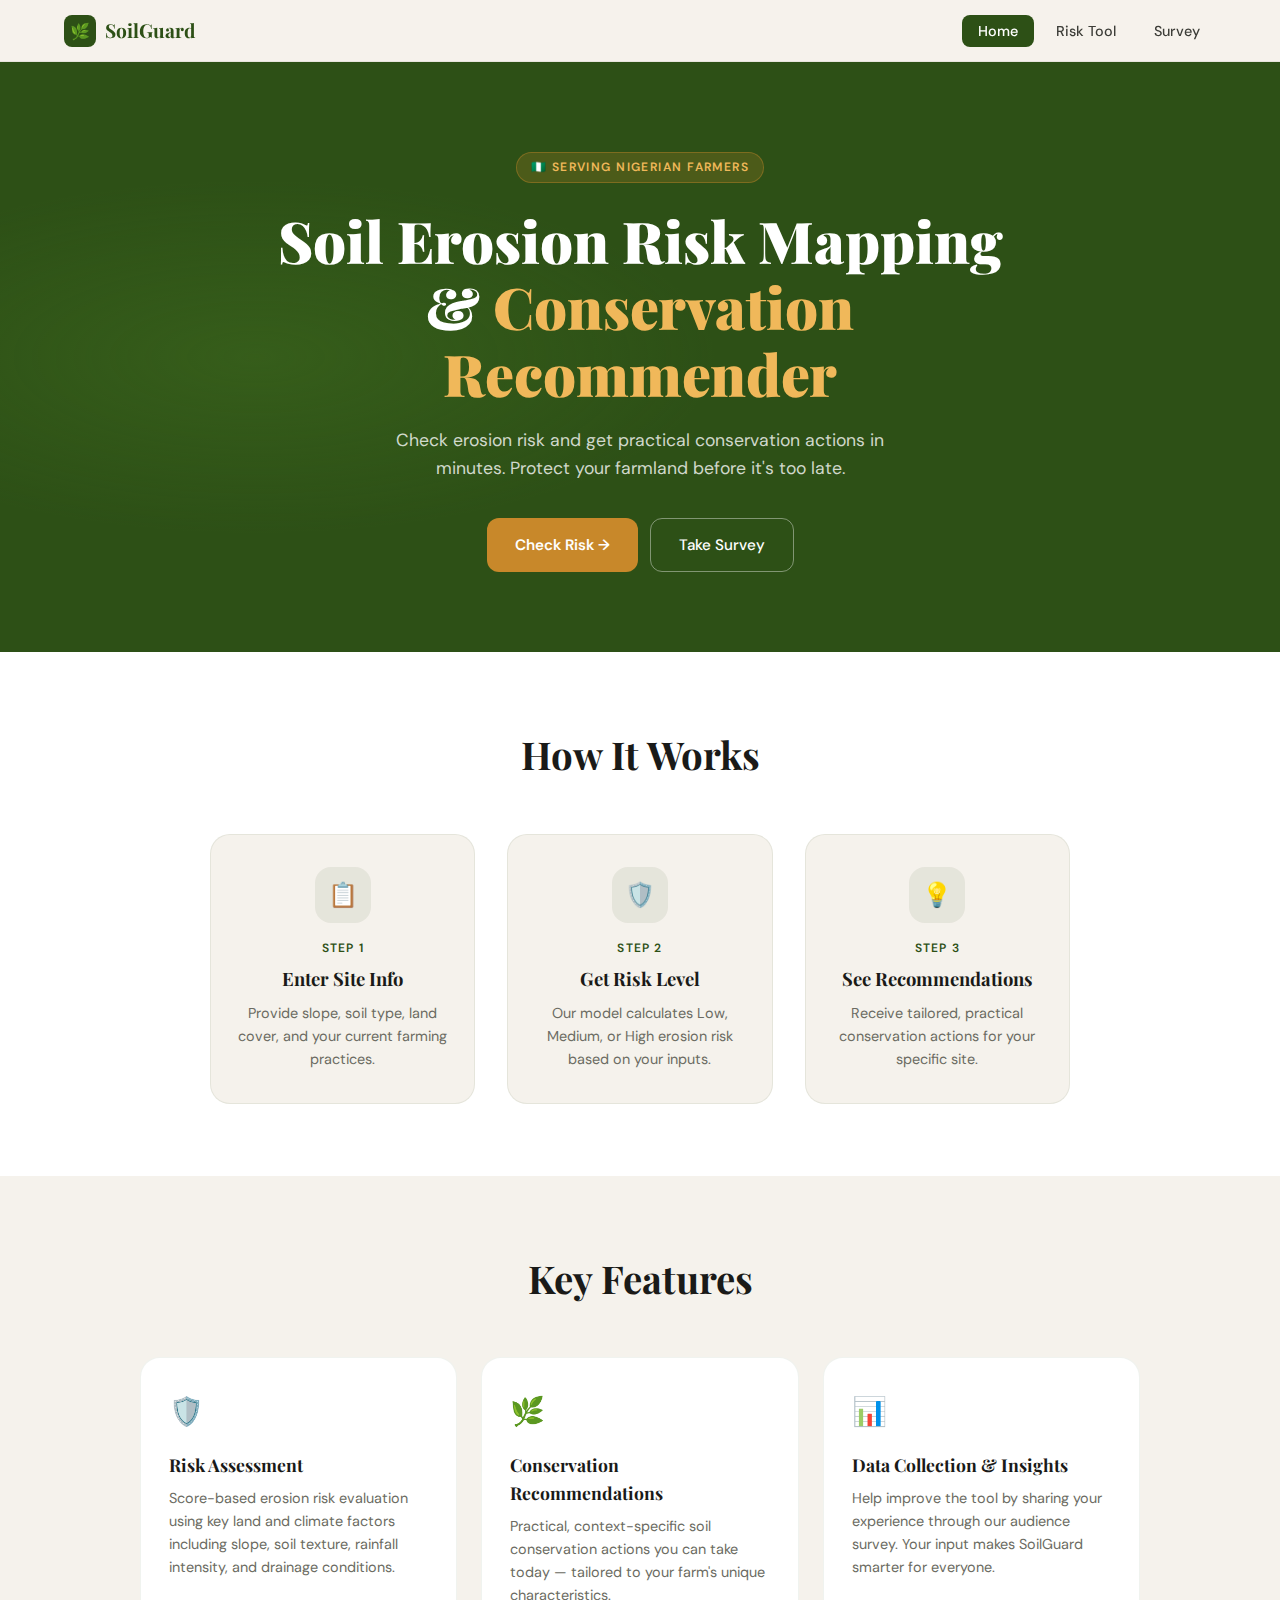
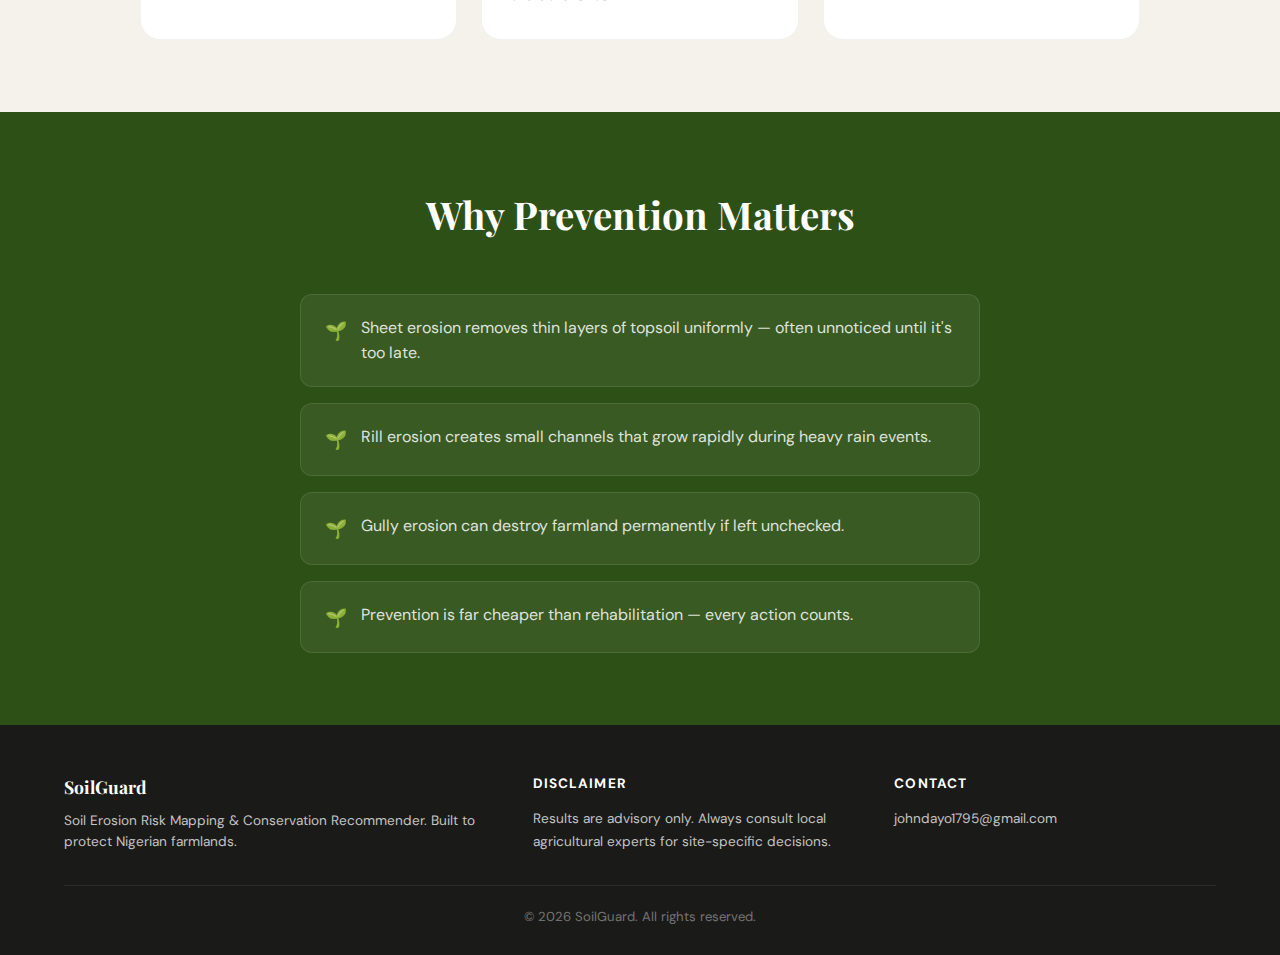
<file: index.html>
<!DOCTYPE html>
<html lang="en">
<head>
  <meta charset="UTF-8">
  <meta name="viewport" content="width=device-width, initial-scale=1.0">
  <title>SoilGuard — Soil Erosion Risk Mapping & Conservation Recommender</title>
  <link href="https://fonts.googleapis.com/css2?family=Playfair+Display:wght@600;700;900&family=DM+Sans:wght@300;400;500;600&display=swap" rel="stylesheet">
  <link rel="stylesheet" href="style.css">
  <!-- GOOGLE ANALYTICS — Replace G-XXXXXXXXXX with your real ID -->
  <script async src="https://www.googletagmanager.com/gtag/js?id=G-XXXXXXXXXX"></script>
  <script>
    window.dataLayer = window.dataLayer || [];
    function gtag(){ dataLayer.push(arguments); }
    gtag('js', new Date());
    gtag('config', 'G-XXXXXXXXXX');
  </script>
</head>
<body>

  <nav>
    <a class="nav-logo" href="index.html">
      <div class="logo-icon">🌿</div>
      SoilGuard
    </a>
    <ul class="nav-links">
      <li><a href="index.html" class="active">Home</a></li>
      <li><a href="risk-tool.html">Risk Tool</a></li>
      <li><a href="survey.html">Survey</a></li>
    </ul>
    <button class="hamburger" onclick="toggleMenu()">&#9776;</button>
  </nav>
  <div class="mobile-menu" id="mobile-menu">
    <a href="index.html" class="mob-active">Home</a>
    <a href="risk-tool.html">Risk Tool</a>
    <a href="survey.html">Survey</a>
  </div>

  <section class="hero">
    <div class="hero-content">
      <span class="hero-eyebrow">&#127475;&#127468; Serving Nigerian Farmers</span>
      <h1>Soil Erosion Risk Mapping<br>&amp; <em>Conservation Recommender</em></h1>
      <p>Check erosion risk and get practical conservation actions in minutes. Protect your farmland before it's too late.</p>
      <div class="hero-btns">
        <a class="btn-primary" href="risk-tool.html">Check Risk &#8594;</a>
        <a class="btn-outline" href="survey.html">Take Survey</a>
      </div>
    </div>
  </section>

  <section class="how-it-works">
    <h2 class="section-title">How It Works</h2>
    <div class="steps-grid">
      <div class="step-card">
        <div class="step-icon">&#128203;</div>
        <div class="step-label">Step 1</div>
        <h3>Enter Site Info</h3>
        <p>Provide slope, soil type, land cover, and your current farming practices.</p>
      </div>
      <div class="step-card">
        <div class="step-icon">&#128737;&#65039;</div>
        <div class="step-label">Step 2</div>
        <h3>Get Risk Level</h3>
        <p>Our model calculates Low, Medium, or High erosion risk based on your inputs.</p>
      </div>
      <div class="step-card">
        <div class="step-icon">&#128161;</div>
        <div class="step-label">Step 3</div>
        <h3>See Recommendations</h3>
        <p>Receive tailored, practical conservation actions for your specific site.</p>
      </div>
    </div>
  </section>

  <section class="key-features">
    <h2 class="section-title">Key Features</h2>
    <div class="features-grid">
      <div class="feature-card">
        <span class="feature-icon">&#128737;&#65039;</span>
        <h3>Risk Assessment</h3>
        <p>Score-based erosion risk evaluation using key land and climate factors including slope, soil texture, rainfall intensity, and drainage conditions.</p>
      </div>
      <div class="feature-card">
        <span class="feature-icon">&#127807;</span>
        <h3>Conservation Recommendations</h3>
        <p>Practical, context-specific soil conservation actions you can take today — tailored to your farm's unique characteristics.</p>
      </div>
      <div class="feature-card">
        <span class="feature-icon">&#128202;</span>
        <h3>Data Collection &amp; Insights</h3>
        <p>Help improve the tool by sharing your experience through our audience survey. Your input makes SoilGuard smarter for everyone.</p>
      </div>
    </div>
  </section>

  <section class="why-prevention">
    <h2 class="section-title">Why Prevention Matters</h2>
    <ul class="prevention-list">
      <li>Sheet erosion removes thin layers of topsoil uniformly — often unnoticed until it's too late.</li>
      <li>Rill erosion creates small channels that grow rapidly during heavy rain events.</li>
      <li>Gully erosion can destroy farmland permanently if left unchecked.</li>
      <li>Prevention is far cheaper than rehabilitation — every action counts.</li>
    </ul>
  </section>

  <footer>
    <div class="footer-grid">
      <div class="footer-brand">
        <h3>SoilGuard</h3>
        <p>Soil Erosion Risk Mapping &amp; Conservation Recommender. Built to protect Nigerian farmlands.</p>
      </div>
      <div class="footer-col">
        <h4>Disclaimer</h4>
        <p>Results are advisory only. Always consult local agricultural experts for site-specific decisions.</p>
      </div>
      <div class="footer-col">
        <h4>Contact</h4>
        <p>johndayo1795@gmail.com</p>
      </div>
    </div>
    <div class="footer-bottom">&#169; 2026 SoilGuard. All rights reserved.</div>
  </footer>

  <script src="script.js"></script>
  <script>
    function toggleMenu() {
      document.getElementById('mobile-menu').classList.toggle('open');
    }
  </script>
</body>
</html>
</file>
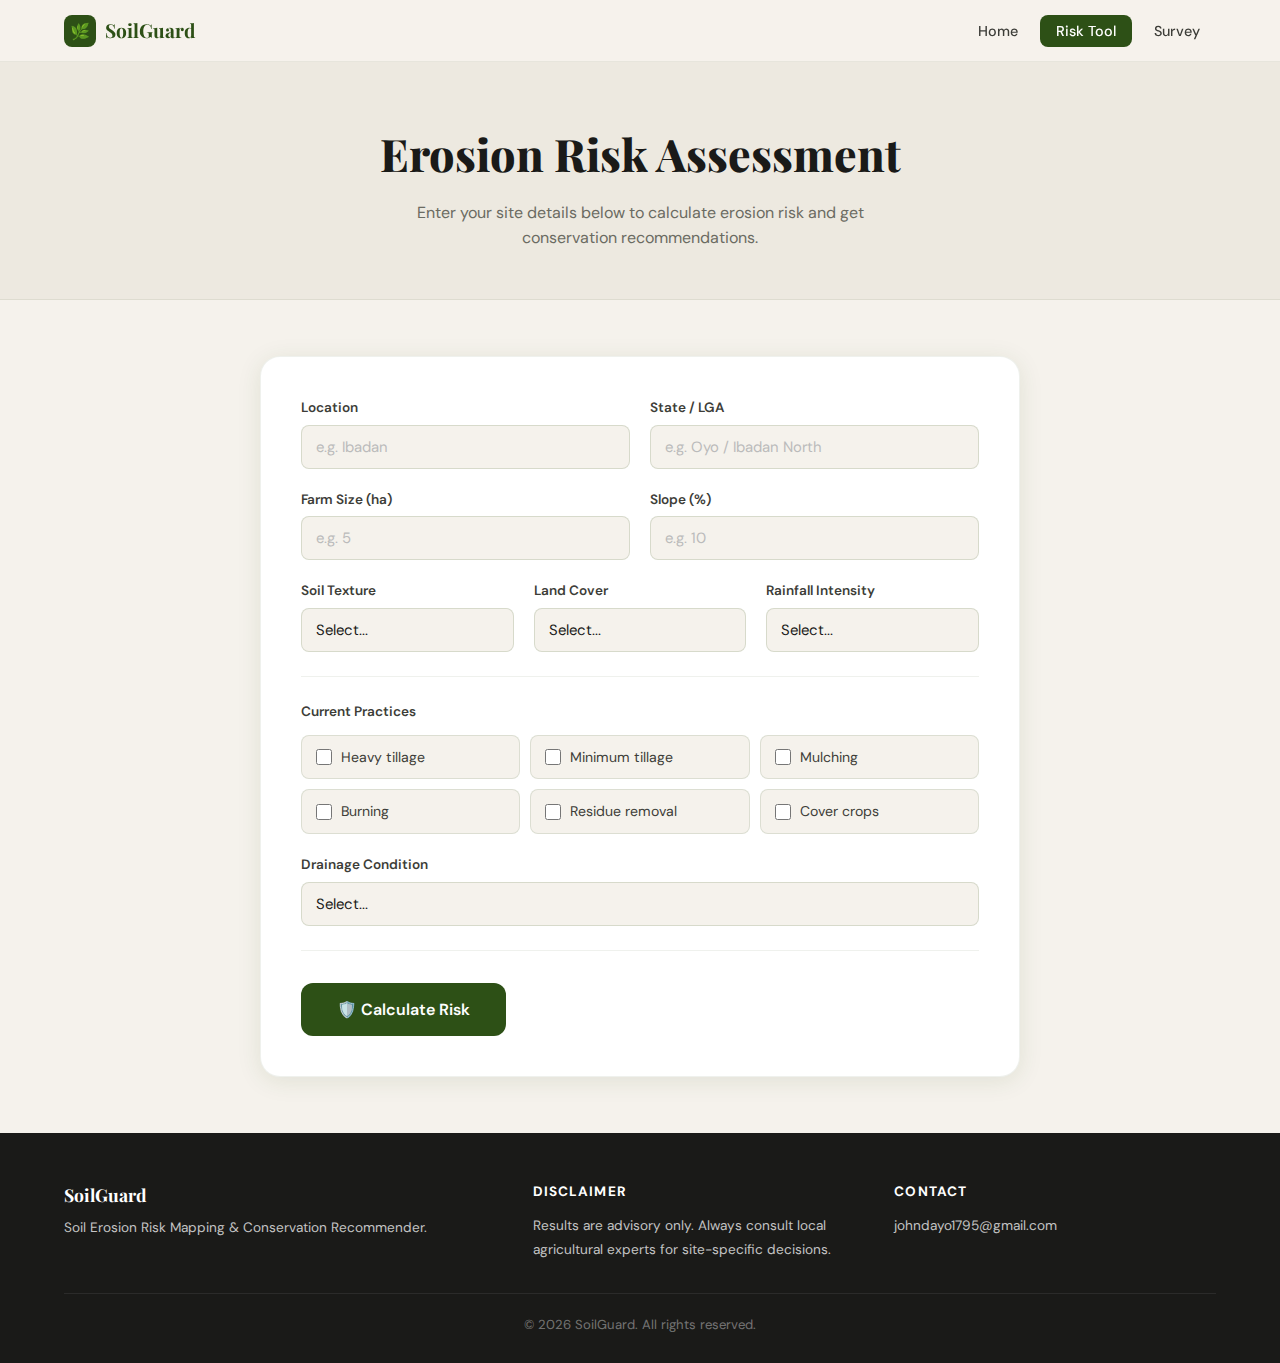
<file: risk-tool.html>
<!DOCTYPE html>
<html lang="en">
<head>
  <meta charset="UTF-8">
  <meta name="viewport" content="width=device-width, initial-scale=1.0">
  <title>Risk Tool — SoilGuard</title>
  <link href="https://fonts.googleapis.com/css2?family=Playfair+Display:wght@600;700;900&family=DM+Sans:wght@300;400;500;600&display=swap" rel="stylesheet">
  <link rel="stylesheet" href="style.css">
  <!-- GOOGLE ANALYTICS — Replace G-XXXXXXXXXX with your real ID -->
  <script async src="https://www.googletagmanager.com/gtag/js?id=G-XXXXXXXXXX"></script>
  <script>
    window.dataLayer = window.dataLayer || [];
    function gtag(){ dataLayer.push(arguments); }
    gtag('js', new Date());
    gtag('config', 'G-XXXXXXXXXX');
  </script>
</head>
<body>

  <nav>
    <a class="nav-logo" href="index.html">
      <div class="logo-icon">&#127807;</div>
      SoilGuard
    </a>
    <ul class="nav-links">
      <li><a href="index.html">Home</a></li>
      <li><a href="risk-tool.html" class="active">Risk Tool</a></li>
      <li><a href="survey.html">Survey</a></li>
    </ul>
    <button class="hamburger" onclick="toggleMenu()">&#9776;</button>
  </nav>
  <div class="mobile-menu" id="mobile-menu">
    <a href="index.html">Home</a>
    <a href="risk-tool.html" class="mob-active">Risk Tool</a>
    <a href="survey.html">Survey</a>
  </div>

  <div class="page-header">
    <h1>Erosion Risk Assessment</h1>
    <p>Enter your site details below to calculate erosion risk and get conservation recommendations.</p>
  </div>

  <div class="page-body">
    <div class="form-card">

      <form id="risk-data-form" action="https://formspree.io/f/meelnobq" method="POST" style="display:none;">
        <input type="hidden" name="_subject" value="&#128737;&#65039; New SoilGuard Risk Assessment Submitted">
        <input type="hidden" id="hid-location"   name="Location">
        <input type="hidden" id="hid-state"      name="State / LGA">
        <input type="hidden" id="hid-farm-size"  name="Farm Size (ha)">
        <input type="hidden" id="hid-slope"      name="Slope (%)">
        <input type="hidden" id="hid-soil"       name="Soil Texture">
        <input type="hidden" id="hid-cover"      name="Land Cover">
        <input type="hidden" id="hid-rainfall"   name="Rainfall Intensity">
        <input type="hidden" id="hid-drainage"   name="Drainage Condition">
        <input type="hidden" id="hid-practices"  name="Current Practices">
        <input type="hidden" id="hid-risk-level" name="Risk Level">
        <input type="hidden" id="hid-risk-score" name="Risk Score">
        <input type="hidden" id="hid-recs"       name="Recommendations">
      </form>

      <div class="form-row">
        <div class="form-group">
          <label>Location</label>
          <input type="text" id="location" placeholder="e.g. Ibadan">
        </div>
        <div class="form-group">
          <label>State / LGA</label>
          <input type="text" id="state-lga" placeholder="e.g. Oyo / Ibadan North">
        </div>
      </div>
      <div class="form-row">
        <div class="form-group">
          <label>Farm Size (ha)</label>
          <input type="number" id="farm-size" placeholder="e.g. 5" min="0">
        </div>
        <div class="form-group">
          <label>Slope (%)</label>
          <input type="number" id="slope" placeholder="e.g. 10" min="0" max="100">
        </div>
      </div>
      <div class="form-row three">
        <div class="form-group">
          <label>Soil Texture</label>
          <select id="soil-texture">
            <option value="">Select...</option>
            <option value="sandy">Sandy</option>
            <option value="loamy">Loamy</option>
            <option value="clay">Clay</option>
            <option value="silty">Silty</option>
            <option value="sandy-loam">Sandy Loam</option>
          </select>
        </div>
        <div class="form-group">
          <label>Land Cover</label>
          <select id="land-cover">
            <option value="">Select...</option>
            <option value="bare">Bare Soil</option>
            <option value="cropland">Cropland</option>
            <option value="grassland">Grassland</option>
            <option value="forest">Forest / Woodland</option>
            <option value="mixed">Mixed Vegetation</option>
          </select>
        </div>
        <div class="form-group">
          <label>Rainfall Intensity</label>
          <select id="rainfall">
            <option value="">Select...</option>
            <option value="low">Low (&lt;400mm/yr)</option>
            <option value="moderate">Moderate (400-800mm)</option>
            <option value="high">High (800-1200mm)</option>
            <option value="very-high">Very High (&gt;1200mm)</option>
          </select>
        </div>
      </div>

      <div class="form-divider"></div>
      <p class="form-section-label">Current Practices</p>
      <div class="checkbox-group">
        <label class="checkbox-label"><input type="checkbox" id="p-heavy-tillage"> Heavy tillage</label>
        <label class="checkbox-label"><input type="checkbox" id="p-min-tillage"> Minimum tillage</label>
        <label class="checkbox-label"><input type="checkbox" id="p-mulching"> Mulching</label>
        <label class="checkbox-label"><input type="checkbox" id="p-burning"> Burning</label>
        <label class="checkbox-label"><input type="checkbox" id="p-residue"> Residue removal</label>
        <label class="checkbox-label"><input type="checkbox" id="p-cover-crops"> Cover crops</label>
      </div>

      <div class="form-row single">
        <div class="form-group">
          <label>Drainage Condition</label>
          <select id="drainage">
            <option value="">Select...</option>
            <option value="well">Well Drained</option>
            <option value="moderate">Moderately Drained</option>
            <option value="poorly">Poorly Drained</option>
            <option value="waterlogged">Waterlogged</option>
          </select>
        </div>
      </div>

      <div class="form-divider"></div>
      <button class="btn-calculate" onclick="calculateRisk()">&#128737;&#65039; Calculate Risk</button>
    </div>

    <div id="results-section">
      <div class="results-card">
        <h2 class="results-title">Your Erosion Risk Report</h2>
        <div id="risk-badge" class="risk-badge"></div>
        <div class="risk-score-bar">
          <div id="risk-fill" class="risk-score-fill" style="width:0%"></div>
        </div>
        <p id="risk-summary" class="risk-summary-text"></p>
        <h3 class="results-section-title">&#127807; Conservation Recommendations</h3>
        <div id="recommendations"></div>
        <h3 class="results-section-title">&#9888;&#65039; Risk Factors Identified</h3>
        <div id="risk-factors"></div>
      </div>
    </div>
  </div>

  <footer>
    <div class="footer-grid">
      <div class="footer-brand">
        <h3>SoilGuard</h3>
        <p>Soil Erosion Risk Mapping &amp; Conservation Recommender.</p>
      </div>
      <div class="footer-col">
        <h4>Disclaimer</h4>
        <p>Results are advisory only. Always consult local agricultural experts for site-specific decisions.</p>
      </div>
      <div class="footer-col">
        <h4>Contact</h4>
        <p>johndayo1795@gmail.com</p>
      </div>
    </div>
    <div class="footer-bottom">&#169; 2026 SoilGuard. All rights reserved.</div>
  </footer>

  <script src="script.js"></script>
  <script>
    function toggleMenu() {
      document.getElementById('mobile-menu').classList.toggle('open');
    }
  </script>
</body>
</html>
</file>
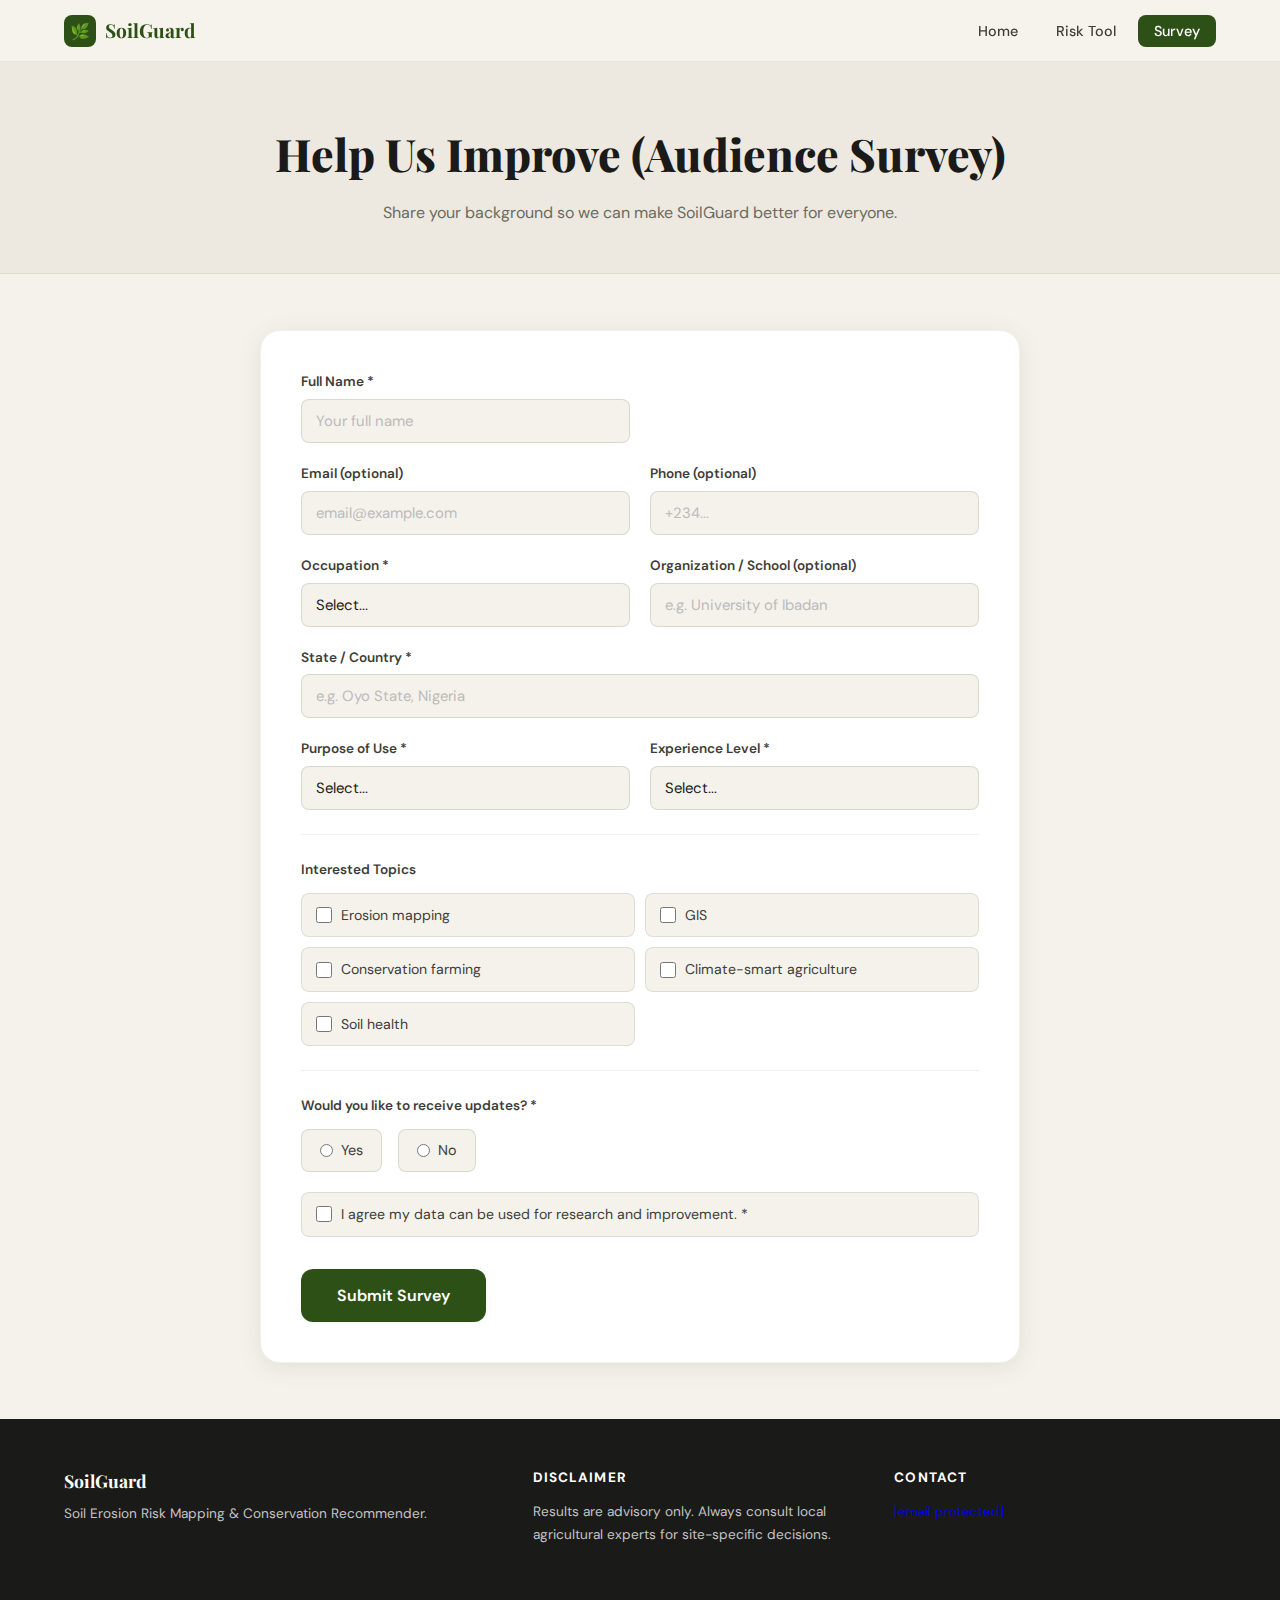
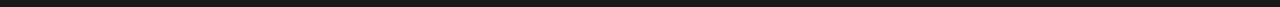
<file: survey.html>
<!DOCTYPE html>
<html lang="en">
<head>
  <meta charset="UTF-8">
  <meta name="viewport" content="width=device-width, initial-scale=1.0">
  <title>Survey — SoilGuard</title>
  <link href="https://fonts.googleapis.com/css2?family=Playfair+Display:wght@600;700;900&family=DM+Sans:wght@300;400;500;600&display=swap" rel="stylesheet">
  <link rel="stylesheet" href="style.css">

  <!-- GOOGLE ANALYTICS — Replace G-XXXXXXXXXX with your real ID -->
  <script async src="https://www.googletagmanager.com/gtag/js?id=G-XXXXXXXXXX"></script>
  <script>
    window.dataLayer = window.dataLayer || [];
    function gtag(){ dataLayer.push(arguments); }
    gtag('js', new Date());
    gtag('config', 'G-XXXXXXXXXX');
  </script>
</head>
<body>

  <nav>
    <a class="nav-logo" href="index.html">
      <div class="logo-icon">🌿</div>
      SoilGuard
    </a>
    <ul class="nav-links">
      <li><a href="index.html">Home</a></li>
      <li><a href="risk-tool.html">Risk Tool</a></li>
      <li><a href="survey.html" class="active">Survey</a></li>
    </ul>
  </nav>

  <div class="page-header">
    <h1>Help Us Improve (Audience Survey)</h1>
    <p>Share your background so we can make SoilGuard better for everyone.</p>
  </div>

  <div class="page-body">
    <div class="form-card">

      <div id="survey-success" class="success-banner">
        ✅ Thank you! Your survey has been submitted successfully. We will be in touch!
      </div>

      <!-- ============================================================
           FORMSPREE FORM
           Submissions go to: johndayo1795@gmail.com
           ACTION: Send this email address to Formspree during setup.
           See SETUP-GUIDE.html for exact steps.
           ============================================================ -->
      <form id="survey-form" action="https://formspree.io/f/meelnobq" method="POST">

        <!-- Hidden field: tells you which form this came from -->
        <input type="hidden" name="_subject" value="📋 New SoilGuard Survey Submission">
        <input type="hidden" name="_replyto" value="johndayo1795@gmail.com">

        <div class="form-row">
          <div class="form-group">
            <label>Full Name *</label>
            <input type="text" name="Full Name" id="s-name" placeholder="Your full name" required>
          </div>
          <div class="form-group"></div>
        </div>

        <div class="form-row">
          <div class="form-group">
            <label>Email (optional)</label>
            <input type="email" name="Email" id="s-email" placeholder="email@example.com">
          </div>
          <div class="form-group">
            <label>Phone (optional)</label>
            <input type="tel" name="Phone" id="s-phone" placeholder="+234...">
          </div>
        </div>

        <div class="form-row">
          <div class="form-group">
            <label>Occupation *</label>
            <select name="Occupation" id="s-occupation" required>
              <option value="">Select...</option>
              <option>Farmer</option>
              <option>Agricultural Officer</option>
              <option>Student</option>
              <option>Researcher</option>
              <option>NGO / Development Worker</option>
              <option>Other</option>
            </select>
          </div>
          <div class="form-group">
            <label>Organization / School (optional)</label>
            <input type="text" name="Organization" id="s-org" placeholder="e.g. University of Ibadan">
          </div>
        </div>

        <div class="form-row single">
          <div class="form-group">
            <label>State / Country *</label>
            <input type="text" name="State / Country" id="s-state" placeholder="e.g. Oyo State, Nigeria" required>
          </div>
        </div>

        <div class="form-row">
          <div class="form-group">
            <label>Purpose of Use *</label>
            <select name="Purpose of Use" id="s-purpose" required>
              <option value="">Select...</option>
              <option>Personal Use</option>
              <option>Academic Research</option>
              <option>Farm Management</option>
              <option>Government / Policy</option>
              <option>NGO Work</option>
            </select>
          </div>
          <div class="form-group">
            <label>Experience Level *</label>
            <select name="Experience Level" id="s-experience" required>
              <option value="">Select...</option>
              <option>Beginner</option>
              <option>Intermediate</option>
              <option>Advanced</option>
              <option>Expert</option>
            </select>
          </div>
        </div>

        <div class="form-divider"></div>

        <p class="form-section-label">Interested Topics</p>
        <div class="topics-grid">
          <label class="checkbox-label"><input type="checkbox" name="Topic: Erosion mapping" value="Yes"> Erosion mapping</label>
          <label class="checkbox-label"><input type="checkbox" name="Topic: GIS" value="Yes"> GIS</label>
          <label class="checkbox-label"><input type="checkbox" name="Topic: Conservation farming" value="Yes"> Conservation farming</label>
          <label class="checkbox-label"><input type="checkbox" name="Topic: Climate-smart agriculture" value="Yes"> Climate-smart agriculture</label>
          <label class="checkbox-label"><input type="checkbox" name="Topic: Soil health" value="Yes"> Soil health</label>
        </div>

        <div class="form-divider"></div>

        <p class="form-section-label">Would you like to receive updates? *</p>
        <div class="radio-group">
          <label class="radio-label"><input type="radio" name="Receive Updates" value="Yes" required> Yes</label>
          <label class="radio-label"><input type="radio" name="Receive Updates" value="No"> No</label>
        </div>

        <label class="checkbox-label consent-box">
          <input type="checkbox" id="s-consent" required>
          I agree my data can be used for research and improvement. *
        </label>

        <button type="submit" class="btn-calculate">Submit Survey</button>

      </form>

    </div>
  </div>

  <footer>
    <div class="footer-grid">
      <div class="footer-brand">
        <h3>SoilGuard</h3>
        <p>Soil Erosion Risk Mapping &amp; Conservation Recommender.</p>
      </div>
      <div class="footer-col">
        <h4>Disclaimer</h4>
        <p>Results are advisory only. Always consult local agricultural experts for site-specific decisions.</p>
      </div>
      <div class="footer-col">
        <h4>Contact</h4>
        <p><a href="/cdn-cgi/l/email-protection" class="__cf_email__" data-cfemail="c6aca9aea8a2a7bfa9f7f1fff386a1aba7afaae8a5a9ab">[email&#160;protected]</a></p>
      </div>
    </div>
    <div class="f
</file>
<file: style.css>
/* ============================================
   SOILGUARD — style.css
   Shared styles for index.html, risk-tool.html, survey.html
   ============================================ */

/* ── CSS VARIABLES ── */
:root {
  --forest:      #2D5016;
  --forest-mid:  #3d6b1f;
  --forest-light:#4a7c24;
  --amber:       #C8882A;
  --amber-light: #e09b30;
  --cream:       #F5F2EC;
  --cream-dark:  #EDE9E0;
  --text-dark:   #1a1a18;
  --text-mid:    #3d3d38;
  --text-soft:   #6b6b62;
  --white:       #ffffff;
  --shadow:      0 4px 24px rgba(45,80,22,0.10);
  --shadow-lg:   0 8px 48px rgba(45,80,22,0.14);
  --radius:      12px;
  --radius-lg:   20px;
}

/* ── RESET & BASE ── */
* { margin: 0; padding: 0; box-sizing: border-box; }
html { scroll-behavior: smooth; }
body {
  font-family: 'DM Sans', sans-serif;
  background: var(--cream);
  color: var(--text-dark);
  line-height: 1.6;
  min-height: 100vh;
}

/* ── NAVIGATION ── */
nav {
  position: sticky;
  top: 0;
  z-index: 100;
  background: rgba(245,242,236,0.92);
  backdrop-filter: blur(12px);
  border-bottom: 1px solid rgba(45,80,22,0.08);
  padding: 0 5%;
  display: flex;
  align-items: center;
  justify-content: space-between;
  height: 62px;
}

.nav-logo {
  display: flex;
  align-items: center;
  gap: 9px;
  font-family: 'Playfair Display', serif;
  font-weight: 700;
  font-size: 1.2rem;
  color: var(--forest);
  text-decoration: none;
}

.logo-icon {
  width: 32px;
  height: 32px;
  background: var(--forest);
  border-radius: 8px;
  display: flex;
  align-items: center;
  justify-content: center;
  font-size: 16px;
}

.nav-links {
  display: flex;
  gap: 6px;
  list-style: none;
}

.nav-links a {
  padding: 7px 16px;
  border-radius: 8px;
  font-size: 0.9rem;
  font-weight: 500;
  color: var(--text-mid);
  text-decoration: none;
  transition: all 0.2s;
}

.nav-links a:hover,
.nav-links a.active {
  background: var(--forest);
  color: var(--white);
}

/* ── BUTTONS ── */
.btn-primary {
  background: var(--amber);
  color: var(--white);
  border: none;
  padding: 14px 28px;
  border-radius: var(--radius);
  font-family: 'DM Sans', sans-serif;
  font-size: 0.95rem;
  font-weight: 600;
  cursor: pointer;
  display: inline-flex;
  align-items: center;
  gap: 8px;
  text-decoration: none;
  transition: all 0.2s;
}

.btn-primary:hover {
  background: var(--amber-light);
  transform: translateY(-1px);
  box-shadow: 0 6px 20px rgba(200,136,42,0.35);
}

.btn-outline {
  background: transparent;
  color: var(--white);
  border: 1.5px solid rgba(255,255,255,0.4);
  padding: 14px 28px;
  border-radius: var(--radius);
  font-family: 'DM Sans', sans-serif;
  font-size: 0.95rem;
  font-weight: 500;
  cursor: pointer;
  transition: all 0.2s;
  text-decoration: none;
  display: inline-block;
}

.btn-outline:hover {
  background: rgba(255,255,255,0.1);
  border-color: rgba(255,255,255,0.7);
}

.btn-calculate {
  background: var(--forest);
  color: var(--white);
  border: none;
  padding: 16px 36px;
  border-radius: var(--radius);
  font-family: 'DM Sans', sans-serif;
  font-size: 1rem;
  font-weight: 600;
  cursor: pointer;
  display: inline-flex;
  align-items: center;
  gap: 10px;
  transition: all 0.2s;
  margin-top: 8px;
}

.btn-calculate:hover {
  background: var(--forest-light);
  transform: translateY(-1px);
  box-shadow: 0 6px 20px rgba(45,80,22,0.25);
}

/* ── HERO (index.html) ── */
.hero {
  background: var(--forest);
  position: relative;
  overflow: hidden;
  padding: 90px 5% 80px;
  text-align: center;
}

.hero::before {
  content: '';
  position: absolute;
  inset: 0;
  background:
    radial-gradient(ellipse 60% 50% at 20% 50%, rgba(74,124,36,0.3) 0%, transparent 60%),
    radial-gradient(ellipse 50% 60% at 80% 40%, rgba(45,80,22,0.5) 0%, transparent 60%);
}

.hero-content {
  position: relative;
  z-index: 1;
  max-width: 760px;
  margin: 0 auto;
}

.hero-eyebrow {
  display: inline-block;
  background: rgba(200,136,42,0.2);
  border: 1px solid rgba(200,136,42,0.4);
  color: #f0b85a;
  font-size: 0.75rem;
  font-weight: 600;
  letter-spacing: 0.12em;
  text-transform: uppercase;
  padding: 5px 14px;
  border-radius: 50px;
  margin-bottom: 24px;
}

.hero h1 {
  font-family: 'Playfair Display', serif;
  font-size: clamp(2.2rem, 5vw, 3.6rem);
  font-weight: 900;
  color: var(--white);
  line-height: 1.15;
  margin-bottom: 20px;
}

.hero h1 em {
  font-style: normal;
  color: #f0b85a;
}

.hero p {
  font-size: 1.1rem;
  color: rgba(255,255,255,0.78);
  margin-bottom: 36px;
  max-width: 520px;
  margin-left: auto;
  margin-right: auto;
}

.hero-btns {
  display: flex;
  gap: 12px;
  justify-content: center;
  flex-wrap: wrap;
}

/* ── SECTION SHARED ── */
.section-title {
  font-family: 'Playfair Display', serif;
  font-size: clamp(1.7rem, 3vw, 2.4rem);
  font-weight: 700;
  color: var(--text-dark);
  text-align: center;
  margin-bottom: 48px;
}

/* ── HOW IT WORKS ── */
.how-it-works {
  background: var(--white);
  padding: 72px 5%;
}

.steps-grid {
  display: grid;
  grid-template-columns: repeat(auto-fit, minmax(220px, 1fr));
  gap: 32px;
  max-width: 860px;
  margin: 0 auto;
}

.step-card {
  text-align: center;
  padding: 32px 24px;
  border-radius: var(--radius-lg);
  background: var(--cream);
  border: 1px solid rgba(45,80,22,0.08);
  transition: transform 0.2s, box-shadow 0.2s;
}

.step-card:hover {
  transform: translateY(-4px);
  box-shadow: var(--shadow-lg);
}

.step-icon {
  width: 56px;
  height: 56px;
  background: rgba(45,80,22,0.08);
  border-radius: 16px;
  display: flex;
  align-items: center;
  justify-content: center;
  margin: 0 auto 16px;
  font-size: 24px;
}

.step-label {
  font-size: 0.75rem;
  font-weight: 600;
  letter-spacing: 0.1em;
  text-transform: uppercase;
  color: var(--forest);
  margin-bottom: 6px;
}

.step-card h3 {
  font-family: 'Playfair Display', serif;
  font-size: 1.15rem;
  font-weight: 700;
  color: var(--text-dark);
  margin-bottom: 8px;
}

.step-card p { font-size: 0.9rem; color: var(--text-soft); }

/* ── KEY FEATURES ── */
.key-features {
  background: var(--cream);
  padding: 72px 5%;
}

.features-grid {
  display: grid;
  grid-template-columns: repeat(auto-fit, minmax(260px, 1fr));
  gap: 24px;
  max-width: 1000px;
  margin: 0 auto;
}

.feature-card {
  background: var(--white);
  border-radius: var(--radius-lg);
  padding: 32px 28px;
  border: 1px solid rgba(45,80,22,0.07);
  transition: transform 0.2s, box-shadow 0.2s;
}

.feature-card:hover {
  transform: translateY(-3px);
  box-shadow: var(--shadow);
}

.feature-icon {
  font-size: 28px;
  margin-bottom: 16px;
  display: block;
}

.feature-card h3 {
  font-family: 'Playfair Display', serif;
  font-size: 1.1rem;
  font-weight: 700;
  color: var(--text-dark);
  margin-bottom: 8px;
}

.feature-card p { font-size: 0.9rem; color: var(--text-soft); line-height: 1.6; }

/* ── WHY PREVENTION ── */
.why-prevention {
  background: var(--forest);
  padding: 72px 5%;
}

.why-prevention .section-title { color: var(--white); }

.prevention-list {
  max-width: 680px;
  margin: 0 auto;
  list-style: none;
  display: flex;
  flex-direction: column;
  gap: 16px;
}

.prevention-list li {
  display: flex;
  align-items: flex-start;
  gap: 14px;
  color: rgba(255,255,255,0.85);
  font-size: 1rem;
  line-height: 1.6;
  padding: 20px 24px;
  background: rgba(255,255,255,0.06);
  border-radius: var(--radius);
  border: 1px solid rgba(255,255,255,0.1);
}

.prevention-list li::before {
  content: '🌱';
  font-size: 18px;
  flex-shrink: 0;
  margin-top: 2px;
}

/* ── PAGE HEADER (risk-tool & survey) ── */
.page-header {
  background: var(--cream-dark);
  padding: 56px 5% 48px;
  text-align: center;
  border-bottom: 1px solid rgba(45,80,22,0.08);
}

.page-header h1 {
  font-family: 'Playfair Display', serif;
  font-size: clamp(1.8rem, 4vw, 2.8rem);
  font-weight: 800;
  color: var(--text-dark);
  margin-bottom: 10px;
}

.page-header p {
  color: var(--text-soft);
  font-size: 1rem;
  max-width: 520px;
  margin: 0 auto;
}

/* ── PAGE BODY ── */
.page-body {
  padding: 56px 5%;
  background: var(--cream);
  min-height: 60vh;
}

/* ── FORM CARD ── */
.form-card {
  background: var(--white);
  border-radius: var(--radius-lg);
  padding: 40px;
  max-width: 760px;
  margin: 0 auto;
  border: 1px solid rgba(45,80,22,0.08);
  box-shadow: var(--shadow);
}

.form-row {
  display: grid;
  grid-template-columns: 1fr 1fr;
  gap: 20px;
  margin-bottom: 20px;
}

.form-row.single { grid-template-columns: 1fr; }
.form-row.three  { grid-template-columns: 1fr 1fr 1fr; }

.form-group { display: flex; flex-direction: column; gap: 6px; }

.form-group label {
  font-size: 0.85rem;
  font-weight: 600;
  color: var(--text-mid);
}

.form-group input,
.form-group select {
  padding: 11px 14px;
  border: 1.5px solid rgba(45,80,22,0.15);
  border-radius: 8px;
  font-family: 'DM Sans', sans-serif;
  font-size: 0.93rem;
  color: var(--text-dark);
  background: var(--cream);
  outline: none;
  transition: border-color 0.2s, box-shadow 0.2s;
  appearance: none;
}

.form-group input:focus,
.form-group select:focus {
  border-color: var(--forest);
  box-shadow: 0 0 0 3px rgba(45,80,22,0.1);
  background: var(--white);
}

.form-group input::placeholder { color: #bbb; }

.form-section-label {
  font-size: 0.85rem;
  font-weight: 600;
  color: var(--text-mid);
  margin-bottom: 12px;
  margin-top: 4px;
}

.form-divider {
  height: 1px;
  background: rgba(45,80,22,0.08);
  margin: 24px 0;
}

/* ── CHECKBOXES & RADIOS ── */
.checkbox-group {
  display: grid;
  grid-template-columns: repeat(3, 1fr);
  gap: 10px;
  margin-bottom: 20px;
}

.topics-grid {
  display: grid;
  grid-template-columns: repeat(2, 1fr);
  gap: 10px;
  margin-bottom: 20px;
}

.checkbox-label {
  display: flex;
  align-items: center;
  gap: 9px;
  font-size: 0.88rem;
  color: var(--text-mid);
  cursor: pointer;
  padding: 10px 14px;
  border-radius: 8px;
  border: 1.5px solid rgba(45,80,22,0.12);
  background: var(--cream);
  transition: all 0.2s;
  user-select: none;
}

.checkbox-label:hover {
  border-color: var(--forest);
  background: rgba(45,80,22,0.04);
}

.checkbox-label input[type="checkbox"] {
  width: 16px;
  height: 16px;
  accent-color: var(--forest);
  cursor: pointer;
  flex-shrink: 0;
}

.consent-box { margin-bottom: 24px; }

.radio-group {
  display: flex;
  gap: 16px;
  flex-wrap: wrap;
  margin-bottom: 20px;
}

.radio-label {
  display: flex;
  align-items: center;
  gap: 8px;
  font-size: 0.9rem;
  color: var(--text-mid);
  cursor: pointer;
  padding: 9px 18px;
  border-radius: 8px;
  border: 1.5px solid rgba(45,80,22,0.14);
  background: var(--cream);
  transition: all 0.2s;
}

.radio-label:hover {
  border-color: var(--forest);
  background: rgba(45,80,22,0.04);
}

.radio-label input { accent-color: var(--forest); }

/* ── SUCCESS BANNER ── */
.success-banner {
  display: none;
  background: #e8f5e9;
  border: 1.5px solid #a5d6a7;
  border-radius: var(--radius);
  padding: 20px 24px;
  text-align: center;
  color: #2e7d32;
  font-weight: 600;
  font-size: 1rem;
  margin-bottom: 24px;
  animation: fadeUp 0.4s ease;
}

/* ── RESULTS (risk-tool.html) ── */
#results-section {
  margin-top: 32px;
  display: none;
}

.results-card {
  background: var(--white);
  border-radius: var(--radius-lg);
  padding: 40px;
  max-width: 760px;
  margin: 0 auto;
  border: 1px solid rgba(45,80,22,0.08);
  box-shadow: var(--shadow);
  animation: fadeUp 0.4s ease;
}

@keyframes fadeUp {
  from { opacity: 0; transform: translateY(16px); }
  to   { opacity: 1; transform: translateY(0); }
}

.results-title {
  font-family: 'Playfair Display', serif;
  font-size: 1.5rem;
  color: var(--text-dark);
  margin-bottom: 20px;
}

.risk-badge {
  display: inline-flex;
  align-items: center;
  gap: 10px;
  padding: 12px 24px;
  border-radius: 50px;
  font-weight: 700;
  font-size: 1.1rem;
  margin-bottom: 24px;
}

.risk-low    { background: #e8f5e9; color: #2e7d32; border: 2px solid #a5d6a7; }
.risk-medium { background: #fff8e1; color: #e65100; border: 2px solid #ffcc02; }
.risk-high   { background: #fce4ec; color: #c62828; border: 2px solid #ef9a9a; }

.risk-score-bar {
  background: var(--cream);
  border-radius: 50px;
  height: 12px;
  margin-bottom: 28px;
  overflow: hidden;
  border: 1px solid rgba(45,80,22,0.1);
}

.risk-score-fill {
  height: 100%;
  border-radius: 50px;
  transition: width 1s ease;
}

.fill-low    { background: linear-gradient(90deg, #66bb6a, #43a047); }
.fill-medium { background: linear-gradient(90deg, #ffca28, #ffa000); }
.fill-high   { background: linear-gradient(90deg, #ef5350, #c62828); }

.risk-summary-text {
  font-size: 0.95rem;
  color: var(--text-soft);
  margin-bottom: 8px;
}

.results-section-title {
  font-family: 'Playfair Display', serif;
  font-size: 1.15rem;
  font-weight: 700;
  color: var(--text-dark);
  margin-bottom: 14px;
  margin-top: 28px;
  padding-bottom: 8px;
  border-bottom: 2px solid var(--cream-dark);
}

.recommendation-item {
  display: flex;
  align-items: flex-start;
  gap: 12px;
  padding: 14px 16px;
  background: var(--cream);
  border-radius: 10px;
  margin-bottom: 10px;
  border-left: 3px solid var(--forest);
}

.rec-icon { font-size: 18px; flex-shrink: 0; margin-top: 1px; }

.recommendation-item p {
  font-size: 0.92rem;
  color: var(--text-mid);
  line-height: 1.6;
}

.recommendation-item strong {
  display: block;
  color: var(--text-dark);
  margin-bottom: 2px;
  font-weight: 600;
}

.risk-factor-item {
  border-left-color: var(--amber) !important;
}

/* ── FOOTER ── */
footer {
  background: var(--text-dark);
  color: rgba(255,255,255,0.75);
  padding: 48px 5% 28px;
}

.footer-grid {
  display: grid;
  grid-template-columns: 2fr 1.5fr 1.5fr;
  gap: 40px;
  margin-bottom: 32px;
}

.footer-brand h3 {
  font-family: 'Playfair Display', serif;
  font-size: 1.1rem;
  color: var(--white);
  margin-bottom: 8px;
}

.footer-brand p { font-size: 0.85rem; line-height: 1.6; }

.footer-col h4 {
  font-size: 0.85rem;
  font-weight: 700;
  letter-spacing: 0.08em;
  text-transform: uppercase;
  color: var(--white);
  margin-bottom: 12px;
}

.footer-col p { font-size: 0.85rem; line-height: 1.7; }

.footer-bottom {
  border-top: 1px solid rgba(255,255,255,0.08);
  padding-top: 20px;
  font-size: 0.82rem;
  color: rgba(255,255,255,0.4);
  text-align: center;
}

/* ── RESPONSIVE ── */
@media (max-width: 640px) {
  .form-row,
  .form-row.three { grid-template-columns: 1fr; }
  .checkbox-group { grid-template-columns: 1fr 1fr; }
  .topics-grid    { grid-template-columns: 1fr; }
  .footer-grid    { grid-template-columns: 1fr; gap: 24px; }
  .form-card,
  .results-card   { padding: 24px 18px; }
}

/* ── HAMBURGER BUTTON (hidden on desktop) ── */
.hamburger {
  display: none;
  background: none;
  border: none;
  font-size: 1.6rem;
  color: var(--forest);
  cursor: pointer;
  padding: 4px 8px;
  line-height: 1;
}

/* ── MOBILE DROPDOWN MENU ── */
.mobile-menu {
  display: none;
  flex-direction: column;
  background: var(--white);
  border-bottom: 2px solid rgba(45,80,22,0.1);
  padding: 8px 0;
  position: sticky;
  top: 62px;
  z-index: 99;
  box-shadow: 0 4px 12px rgba(45,80,22,0.08);
}

.mobile-menu.open {
  display: flex;
}

.mobile-menu a {
  padding: 14px 6%;
  font-size: 1rem;
  font-weight: 500;
  color: var(--text-mid);
  text-decoration: none;
  border-bottom: 1px solid rgba(45,80,22,0.06);
  transition: background 0.2s, color 0.2s;
}

.mobile-menu a:last-child {
  border-bottom: none;
}

.mobile-menu a:hover,
.mobile-menu a.mob-active {
  background: rgba(45,80,22,0.05);
  color: var(--forest);
  font-weight: 600;
}

/* ── RESPONSIVE: Switch to hamburger on mobile ── */
@media (max-width: 640px) {
  .nav-links {
    display: none;
  }
  .hamburger {
    display: block;
  }
  .form-row,
  .form-row.three { grid-template-columns: 1fr; }
  .checkbox-group { grid-template-columns: 1fr 1fr; }
  .topics-grid    { grid-template-columns: 1fr; }
  .footer-grid    { grid-template-columns: 1fr; gap: 24px; }
  .form-card,
  .results-card   { padding: 24px 18px; }
  .hero           { padding: 60px 5% 52px; }
  .hero h1        { font-size: 2rem; }
}
</file>
